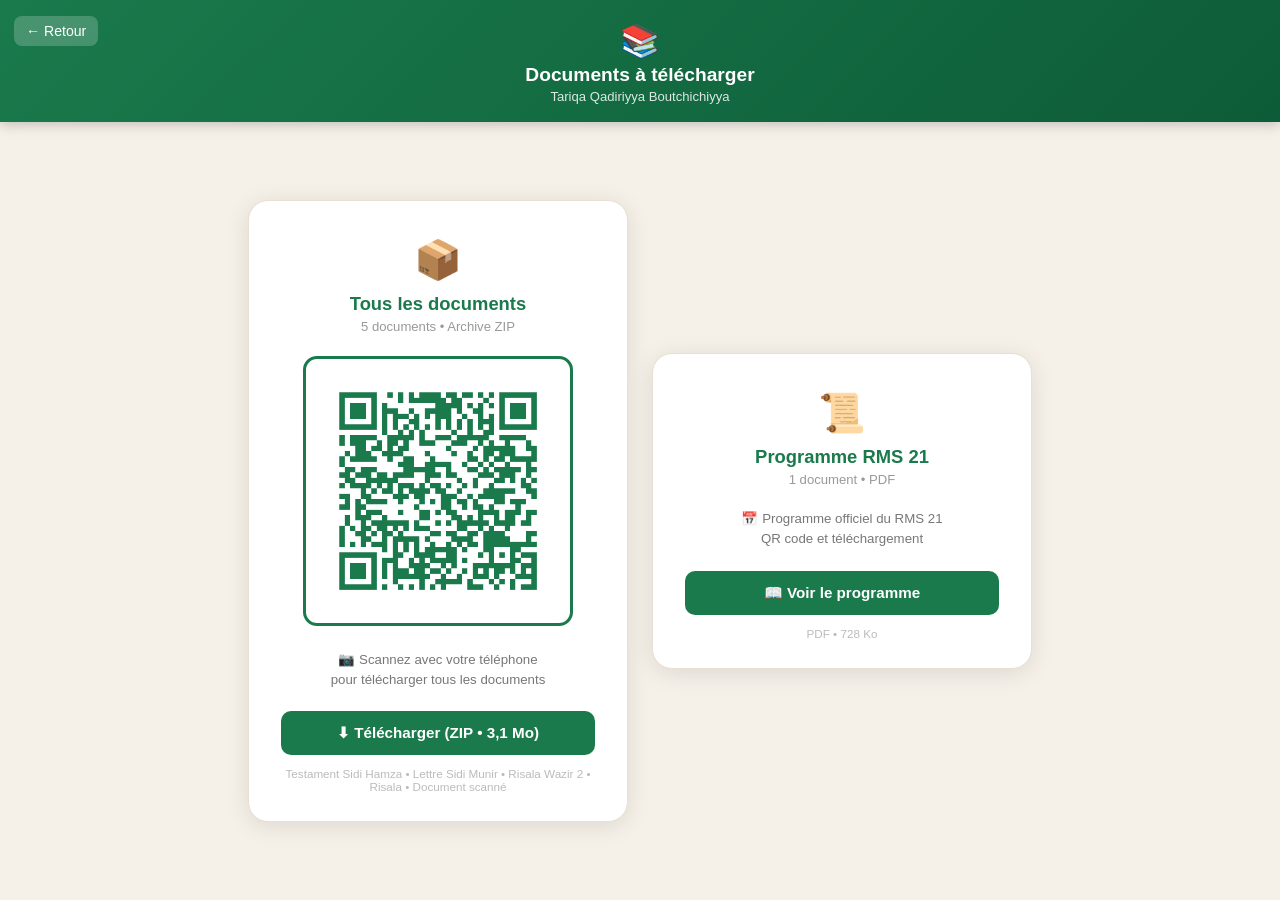
<file: documents.html>
<!DOCTYPE html>
<html lang="fr" dir="ltr">
<head>
    <meta charset="UTF-8">
    <meta name="viewport" content="width=device-width, initial-scale=1.0">
    <title>Documents - Tariqa Qadiriyya Boutchichiyya</title>
    <meta name="theme-color" content="#1a7a4c">
    <link rel="apple-touch-icon" href="icon-192.png">
    <style>
        * { box-sizing: border-box; margin: 0; padding: 0; }
        body {
            font-family: 'Segoe UI', Tahoma, Geneva, Verdana, sans-serif;
            background: #f5f0e8;
            color: #2c2c2c;
            min-height: 100vh;
            display: flex;
            flex-direction: column;
        }
        .header {
            background: linear-gradient(135deg, #1a7a4c 0%, #0d5c38 100%);
            color: white;
            padding: 22px 20px 18px;
            text-align: center;
            box-shadow: 0 3px 12px rgba(0,0,0,0.2);
            position: relative;
        }
        .back-btn {
            position: absolute;
            top: 16px; left: 14px;
            background: rgba(255,255,255,0.2);
            color: white;
            border: none;
            border-radius: 8px;
            padding: 7px 12px;
            font-size: 0.88rem;
            cursor: pointer;
            text-decoration: none;
        }
        .header .logo { font-size: 2rem; margin-bottom: 4px; }
        .header h1 { font-size: 1.2rem; font-weight: 700; }
        .header p { font-size: 0.82rem; opacity: 0.85; margin-top: 3px; }

        .main {
            flex: 1;
            display: flex;
            flex-wrap: wrap;
            align-items: center;
            justify-content: center;
            gap: 24px;
            padding: 30px 20px;
        }

        .card {
            background: white;
            border-radius: 20px;
            padding: 36px 32px 28px;
            box-shadow: 0 4px 24px rgba(0,0,0,0.1);
            text-align: center;
            max-width: 380px;
            width: 100%;
            border: 1px solid #e8e0d0;
        }

        .card-icon { font-size: 2.4rem; margin-bottom: 10px; }
        .card-title { font-size: 1.15rem; font-weight: 700; color: #1a7a4c; margin-bottom: 4px; }
        .card-subtitle { font-size: 0.82rem; color: #999; margin-bottom: 22px; }

        .qr-wrap {
            display: inline-block;
            border: 3px solid #1a7a4c;
            border-radius: 14px;
            padding: 12px;
            margin-bottom: 20px;
            background: white;
        }
        .qr-wrap img { display: block; border-radius: 8px; }

        .scan-hint {
            font-size: 0.83rem;
            color: #777;
            margin-bottom: 22px;
            line-height: 1.5;
        }

        .btn-download {
            display: inline-flex;
            align-items: center;
            gap: 8px;
            background: #1a7a4c;
            color: white;
            text-decoration: none;
            border-radius: 10px;
            padding: 13px 28px;
            font-size: 0.95rem;
            font-weight: 700;
            transition: background 0.2s;
            width: 100%;
            justify-content: center;
        }
        .btn-download:hover { background: #0d5c38; }

        .file-info {
            margin-top: 12px;
            font-size: 0.73rem;
            color: #bbb;
        }
    </style>
</head>
<body>
<div class="header">
    <a href="index.html" class="back-btn">&#8592; Retour</a>
    <div class="logo">&#128218;</div>
    <h1>Documents à télécharger</h1>
    <p>Tariqa Qadiriyya Boutchichiyya</p>
</div>

<div class="main">
    <div class="card">
        <div class="card-icon">&#128230;</div>
        <div class="card-title">Tous les documents</div>
        <div class="card-subtitle">5 documents &bull; Archive ZIP</div>

        <div class="qr-wrap">
            <img src="[data-uri]" alt="QR Code téléchargement" width="240" height="240">
        </div>

        <p class="scan-hint">
            &#128247; Scannez avec votre téléphone<br>pour télécharger tous les documents
        </p>

        <a class="btn-download" href="documents/documents-tariqa.zip" download>
            &#11015; Télécharger (ZIP &bull; 3,1 Mo)
        </a>

        <div class="file-info">
            Testament Sidi Hamza &bull; Lettre Sidi Munir &bull; Risala Wazir 2 &bull; Risala &bull; Document scanné
        </div>
    </div>

    <div class="card">
        <div class="card-icon">&#128220;</div>
        <div class="card-title">Programme RMS 21</div>
        <div class="card-subtitle">1 document &bull; PDF</div>

        <p class="scan-hint">
            &#128197; Programme officiel du RMS 21<br>QR code et t&eacute;l&eacute;chargement
        </p>

        <a class="btn-download" href="programme-rms-21.html">
            &#128214; Voir le programme
        </a>

        <div class="file-info">
            PDF &bull; 728 Ko
        </div>
    </div>
</div>
</body>
</html>
</file>
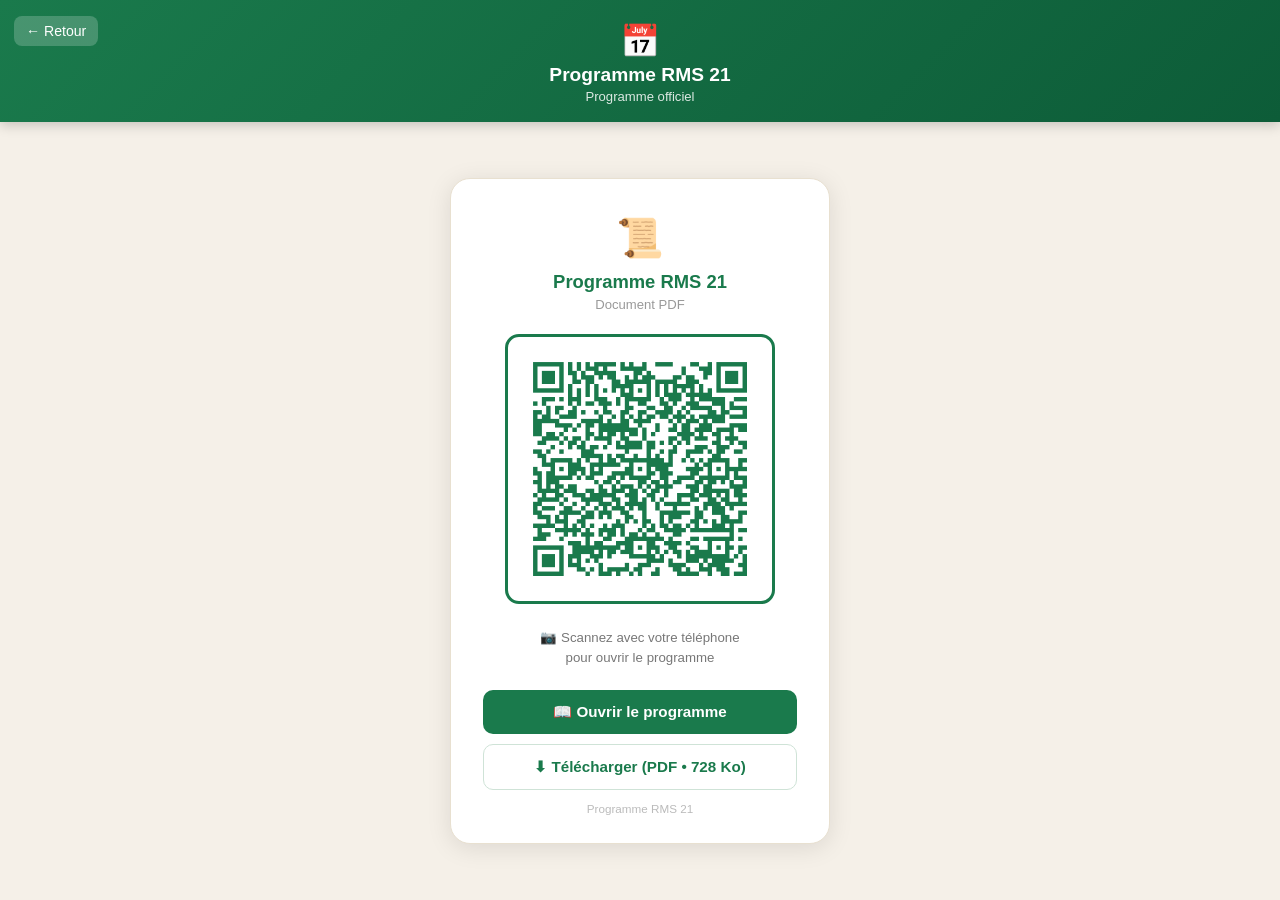
<file: programme-rms-21.html>
<!DOCTYPE html>
<html lang="fr" dir="ltr">
<head>
    <meta charset="UTF-8">
    <meta name="viewport" content="width=device-width, initial-scale=1.0">
    <title>Programme RMS 21</title>
    <meta name="theme-color" content="#1a7a4c">
    <link rel="apple-touch-icon" href="icon-192.png">
    <style>
        * { box-sizing: border-box; margin: 0; padding: 0; }
        body {
            font-family: 'Segoe UI', Tahoma, Geneva, Verdana, sans-serif;
            background: #f5f0e8;
            color: #2c2c2c;
            min-height: 100vh;
            display: flex;
            flex-direction: column;
        }
        .header {
            background: linear-gradient(135deg, #1a7a4c 0%, #0d5c38 100%);
            color: white;
            padding: 22px 20px 18px;
            text-align: center;
            box-shadow: 0 3px 12px rgba(0,0,0,0.2);
            position: relative;
        }
        .back-btn {
            position: absolute;
            top: 16px; left: 14px;
            background: rgba(255,255,255,0.2);
            color: white;
            border: none;
            border-radius: 8px;
            padding: 7px 12px;
            font-size: 0.88rem;
            cursor: pointer;
            text-decoration: none;
        }
        .header .logo { font-size: 2rem; margin-bottom: 4px; }
        .header h1 { font-size: 1.2rem; font-weight: 700; }
        .header p { font-size: 0.82rem; opacity: 0.85; margin-top: 3px; }

        .main {
            flex: 1;
            display: flex;
            align-items: center;
            justify-content: center;
            padding: 30px 20px;
        }

        .card {
            background: white;
            border-radius: 20px;
            padding: 36px 32px 28px;
            box-shadow: 0 4px 24px rgba(0,0,0,0.1);
            text-align: center;
            max-width: 380px;
            width: 100%;
            border: 1px solid #e8e0d0;
        }

        .card-icon { font-size: 2.4rem; margin-bottom: 10px; }
        .card-title { font-size: 1.15rem; font-weight: 700; color: #1a7a4c; margin-bottom: 4px; }
        .card-subtitle { font-size: 0.82rem; color: #999; margin-bottom: 22px; }

        .qr-wrap {
            display: inline-block;
            border: 3px solid #1a7a4c;
            border-radius: 14px;
            padding: 12px;
            margin-bottom: 20px;
            background: white;
        }
        .qr-wrap img { display: block; border-radius: 8px; }

        .scan-hint {
            font-size: 0.83rem;
            color: #777;
            margin-bottom: 22px;
            line-height: 1.5;
        }

        .btn-download {
            display: inline-flex;
            align-items: center;
            gap: 8px;
            background: #1a7a4c;
            color: white;
            text-decoration: none;
            border-radius: 10px;
            padding: 13px 28px;
            font-size: 0.95rem;
            font-weight: 700;
            transition: background 0.2s;
            width: 100%;
            justify-content: center;
        }
        .btn-download:hover { background: #0d5c38; }
        .btn-secondary {
            margin-top: 10px;
            background: transparent;
            color: #1a7a4c;
            border: 1.5px solid #cfe3d7;
        }
        .btn-secondary:hover { background: #eef6f1; }

        .file-info {
            margin-top: 12px;
            font-size: 0.73rem;
            color: #bbb;
        }
    </style>
</head>
<body>
<div class="header">
    <a href="documents.html" class="back-btn">&#8592; Retour</a>
    <div class="logo">&#128197;</div>
    <h1>Programme RMS 21</h1>
    <p>Programme officiel</p>
</div>

<div class="main">
    <div class="card">
        <div class="card-icon">&#128220;</div>
        <div class="card-title">Programme RMS 21</div>
        <div class="card-subtitle">Document PDF</div>

        <div class="qr-wrap">
            <img src="[data-uri]" alt="QR Code du Programme RMS 21" width="240" height="240">
        </div>

        <p class="scan-hint">
            &#128247; Scannez avec votre t&eacute;l&eacute;phone<br>pour ouvrir le programme
        </p>

        <a class="btn-download" href="documents/programme-rms-21.pdf">
            &#128214; Ouvrir le programme
        </a>
        <a class="btn-download btn-secondary" href="documents/programme-rms-21.pdf" download>
            &#11015; T&eacute;l&eacute;charger (PDF &bull; 728 Ko)
        </a>

        <div class="file-info">
            Programme RMS 21
        </div>
    </div>
</div>
</body>
</html>
</file>
